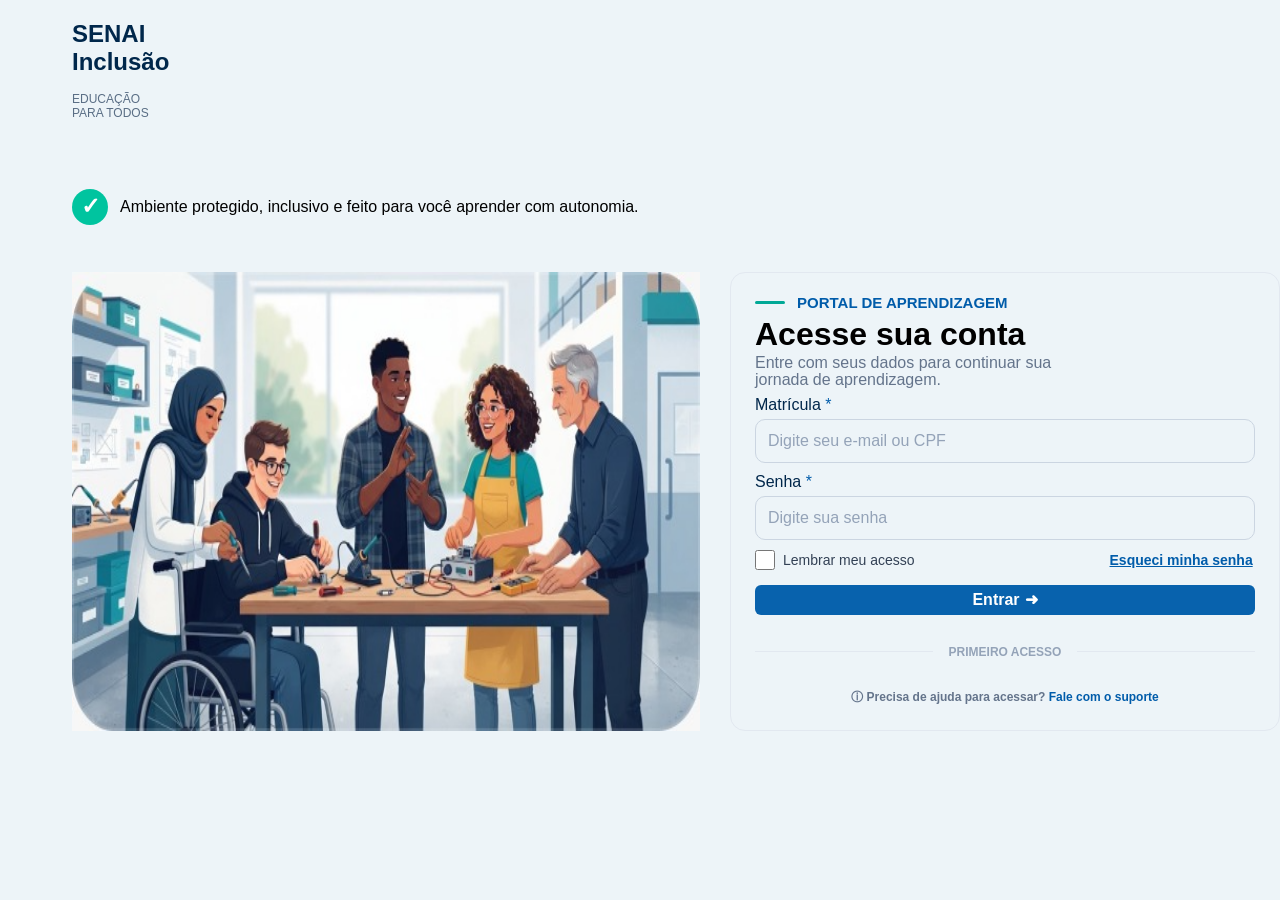
<file: index.html>
<!DOCTYPE html>
<html lang="pt-BR">
<head>
    <meta charset="UTF-8">
    <meta name="viewport" content="width=device-width, initial-scale=1.0">
    <title>SENAI INCLUSÃO - Tela Login</title>

    <link rel="stylesheet" href="index.css">


</head>
<body>
    <!--Inicio da tela-->
<div class="botao-lado">
    <div class="marca">
    <h2 class="inico">SENAI Inclusão</h2>

    <p style="color: #5A6E85;" class="einico">EDUCAÇÃO PARA TODOS</p>
    </div>


<button class="contraste">⊖ contraste</button>


<div class="tamanho-fonte">
    <button class="paint">A-</button> 
    <span class="paint">/</span>
    <button style="color: #005CAA;" class="paint">A+</button>
</div>

</div>


<!--textos abaixo da imagem-->

<div class="descricao">
    <div class="icone-confirmacao">✓</div>

    <p>Ambiente protegido, inclusivo e feito para você aprender com autonomia.</p>
</div>

<div class="login-inicio">
<!--imagem colocada-->
<img class="imagem-principal" src="imagem trabalho.png" alt="imagem da tela de login">

    <form>

<div class="login">

    <div class="portal-aprednizagem">
<div class="identificacao">
    <span class="linha"></span>
    <span style="color: #005CAA;" class="descricao-login">PORTAL DE APRENDIZAGEM</span>
</div>


<H1>Acesse sua conta</H1>
</div>

<div class="descricao-juntos">
<p>Entre com seus dados para continuar sua</p> 
<p>jornada de aprendizagem.</p>
</div>

<div>   
<label style="color: #00274B;" for="matricula">Matrícula <span class="asteristico">*</span></label>
        <div class="campo">
        <span></span>
    <input type="text"
    placeholder="Digite seu e-mail ou CPF"
    id="matricula">

    <br>
    

     <label style="color: #00274B;" for="senha">Senha <span class="asteristico">*</span></label>
        <div class="campo">
            <span></span>
    <input type="text"
    placeholder="Digite sua senha"
    id="senha">
     <span></span>

    <br>

    <div class="opcoes">

    <label class="lembrar">
        <input type="checkbox">
        Lembrar meu acesso
    </label>

    <a class="esqueci">Esqueci minha senha</a>

</div>



    <a href="telacadastro.html" class="entrar">
    Entrar <span>➜</span>
    </a>


<div class="divisor">
    <span></span>
<p>PRIMEIRO ACESSO</p>
    <span></span>
</div>

<center>
<p class="suporte">
        ⓘ Precisa de ajuda para acessar?
        <a class="clique" href="">Fale com o suporte</a>
    </p>
</center>

    </form>

</div>
    </div>



</body>
</html>
</file>
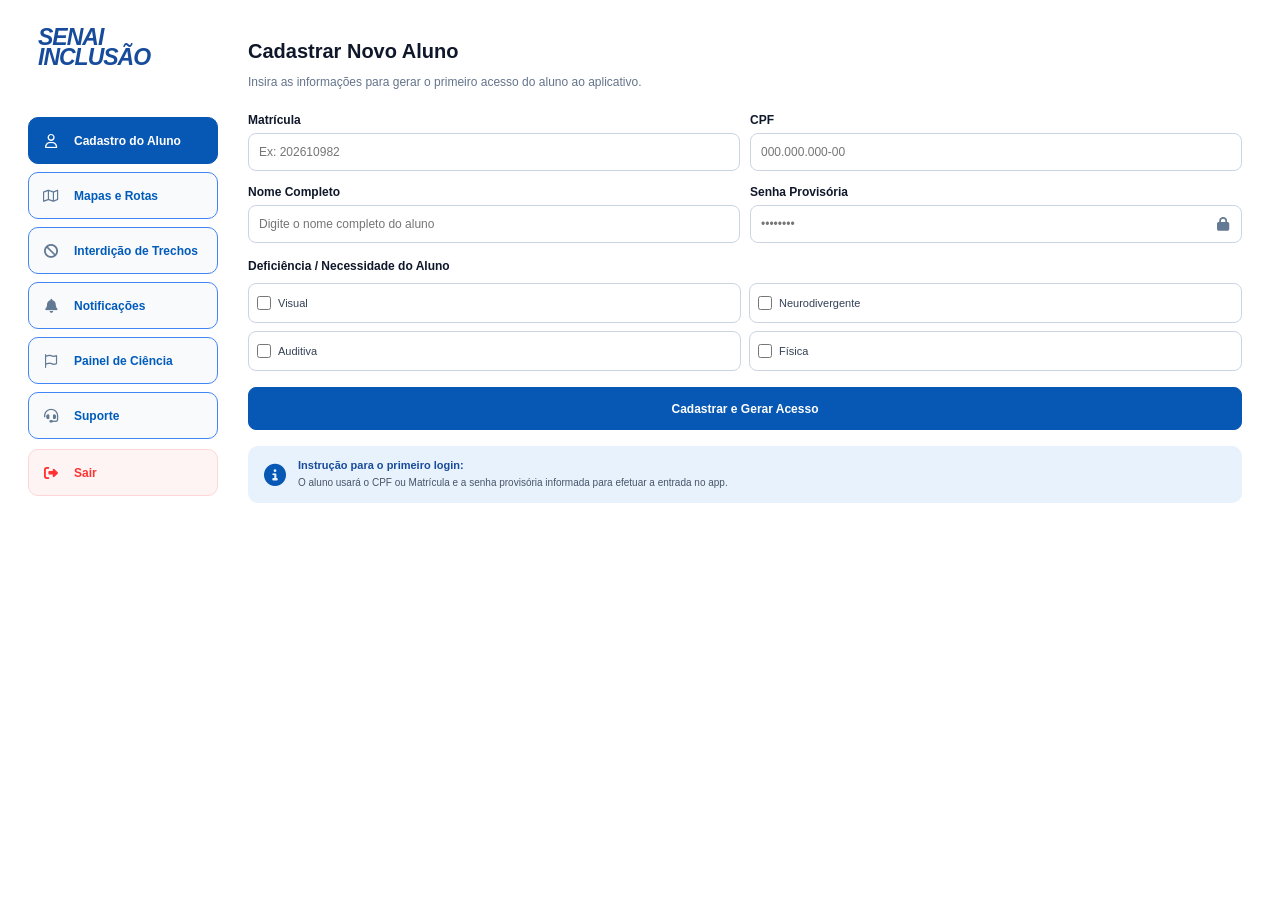
<file: telacadastro.html>
<!DOCTYPE html>
<html lang="pt-BR">
<head>
    <meta charset="UTF-8">
    <meta name="viewport" content="width=device-width, initial-scale=1.0">

    <title>SENAI INCLUSÃO - Tela Cadastro</title>

    <link rel="stylesheet" href="https://cdnjs.cloudflare.com/ajax/libs/font-awesome/6.4.0/css/all.min.css">

    <link rel="stylesheet" href="telacadastro.css">



<body>

    <div class="pagina">

        <!-- MENU À ESQUERDA -->
        <aside class="barra-lateral">

            <!-- LOGO DO SITE -->
            <div class="logo">
                <span>SENAI</span>
                <span>INCLUSÃO</span>
            </div>

            <nav class="etapas">
            <!-- PARTE DAS OPÇÕES DE MENU -->
                <a href="#" class="opcao-menu ativo">
                    <i class="fa-regular fa-user"></i>
                    <span>Cadastro do Aluno</span>
                </a>

                <a href="#" class="opcao-menu">
                    <i class="fa-regular fa-map"></i>
                    <span>Mapas e Rotas</span>
                </a>

                <a href="#" class="opcao-menu">
                    <i class="fa-solid fa-ban"></i>
                    <span>Interdição de Trechos</span>
                </a>

                <a href="#" class="opcao-menu">
                    <i class="fa-solid fa-bell"></i>
                    <span>Notificações</span>
                </a>

                <a href="telaciencia.html" class="opcao-menu">
                    <i class="fa-regular fa-flag"></i>
                    <span>Painel de Ciência</span>
                </a>

                <a href="#" class="opcao-menu">
                    <i class="fa-solid fa-headset"></i>
                    <span>Suporte</span>
                </a>

                <a href="index.html" class="opcao-menu sair">
                    <i class="fa-solid fa-right-from-bracket"></i>
                    <span>Sair</span>
                </a>

            </nav>

        </aside>


        <!-- TITULO ANTES DAS CREDENCIAIS-->
        <main class="conteudo-principal">

            <div class="frase-inicio">
                <h2>Cadastrar Novo Aluno</h2>

                <p class="instrucao">
                    Insira as informações para gerar o primeiro acesso
                    do aluno ao aplicativo.
                </p>
            </div>


            <!-- CAMPO DO CADASTRO -->
            <form class="credencial">

                <div class="campos-formulario">

                    <div class="campo">
                        <label for="matricula">Matrícula</label>
                        <input
                            class="insira"
                            id="matricula"
                            name="matricula"
                            type="text"
                            placeholder="Ex: 202610982"
                            required>
                    </div>

                    <div class="campo">
                        <label for="cpf">CPF</label>
                        <input
                            class="insira"
                            id="cpf"
                            name="cpf"
                            type="text"
                            placeholder="000.000.000-00"
                            required>
                    </div>

                    <div class="campo largura-total">
                        <label for="nome">Nome Completo</label>
                        <input
                            class="insira"
                            id="nome"
                            name="nome"
                            type="text"
                            placeholder="Digite o nome completo do aluno"
                            required>
                    </div>
                    <div class="campo">
                        <label for="senha">Senha Provisória</label>

                        <div class="campo-com-icone">
                            <input
                                class="insira"
                                id="senha"
                                name="senha"
                                type="password"
                                placeholder="••••••••"
                                required>

                            <i class="fa-solid fa-lock"
                               aria-hidden="true"></i>
                        </div>
                    </div>
                </div>


                <!-- NECESSIDADES DO ALUNO -->
                <fieldset class="grupo-deficiencias">

                    <legend>
                        Deficiência / Necessidade do Aluno
                    </legend>

                    <div class="opcoes-deficiencias">

                        <label class="opcao-checkbox">
                            <input type="checkbox"
                                   name="necessidades"
                                   value="visual">
                            <span>Visual</span>
                        </label>

                        <label class="opcao-checkbox">
                            <input type="checkbox"
                                   name="necessidades"
                                   value="neurodivergente">
                            <span>Neurodivergente</span>
                        </label>

                        <label class="opcao-checkbox">
                            <input type="checkbox"
                                   name="necessidades"
                                   value="auditiva">
                            <span>Auditiva</span>
                        </label>

                        <label class="opcao-checkbox">
                            <input type="checkbox"
                                   name="necessidades"
                                   value="fisica">
                            <span>Física</span>
                        </label>

                    </div>

                </fieldset>


                <!-- BOTÃO DE CADASTRO -->
                <a class="entrar">
                    Cadastrar e Gerar Acesso
                </a>


                <!-- AVISO DE PRIMEIRO LOGIN -->
                <div class="aviso-instrucao">

                    <i class="fa-solid fa-circle-info icone-informacao"
                       aria-hidden="true"></i>

                    <div class="texto-aviso">

                        <strong>
                            Instrução para o primeiro login:
                        </strong>

                        <p>
                            O aluno usará o CPF ou Matrícula e a senha
                            provisória informada para efetuar a entrada no app.
                        </p>

                    </div>

                </div>

            </form>

        </main>

    </div>

</body>
</html>
</file>
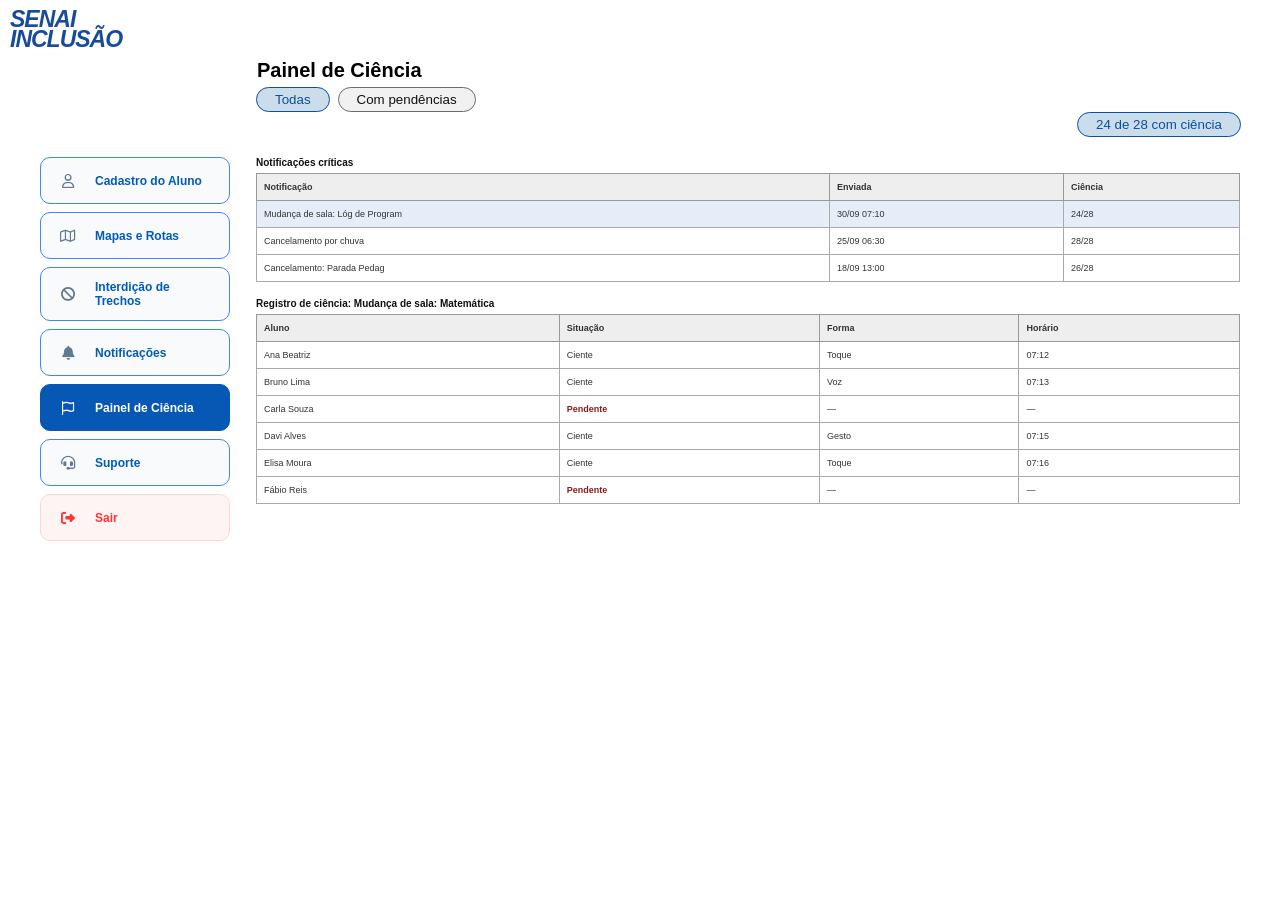
<file: telaciencia.html>
<!DOCTYPE html>
<html lang="pt-BR">
<head>
    <meta charset="UTF-8">
    <meta name="viewport" content="width=device-width, initial-scale=1.0">
    <title>SENAI INCLUSÃO - Painel Ciencia</title>

    <link rel="stylesheet" href="https://cdnjs.cloudflare.com/ajax/libs/font-awesome/6.4.0/css/all.min.css">

    <!--Rederecionamento css-->
     <link rel="stylesheet" href="telaciencia.css">


     
</head>
<body>

    <div class="logo">
        <span>SENAI</span>
        <span>INCLUSÃO</span>
    </div>

    <div class="frase-inicio">
        <h2>Painel de Ciência</h2>
    </div>

    <div class="acecibilidade">
        <button style="background-color: #cbddeb; border: 1px solid #0B4F9E; color: #0B4F9E;" class="contraste">Todas</button>
        <button style="background-color: #F1F1F1; border: 1px solid #6B6B6B; color: #111111;" class="contraste"> Com pendências</button>
    </div>

  
    <div class="acecibilidade2">
    <button style="background-color: #cbddeb; border: 1px solid #0B4F9E; color: #0B4F9E;" class="contraste">24 de 28 com ciência</button>
    </div>
    




<div class="lado">

    <!-- MENU DA ESQUERDA -->
    <div class="etapas">

        <a href="telacadastro.html" class="opcao-menu">
            <i class="fa-regular fa-user"></i>
            <span>Cadastro do Aluno</span>
        </a>

        <a href="#" class="opcao-menu">
            <i class="fa-regular fa-map"></i>
            <span>Mapas e Rotas</span>
        </a>

        <a href="#" class="opcao-menu">
            <i class="fa-solid fa-ban"></i>
            <span>Interdição de Trechos</span>
        </a>

        <a href="#" class="opcao-menu">
            <i class="fa-solid fa-bell"></i>
            <span>Notificações</span>
        </a>

        <a href="#" class="opcao-menu ativo">
            <i class="fa-regular fa-flag"></i>
            <span>Painel de Ciência</span>
        </a>

        <a href="#" class="opcao-menu">
            <i class="fa-solid fa-headset"></i>
            <span>Suporte</span>
        </a>

        <a href="index.html" class="opcao-menu sair">
            <i class="fa-solid fa-right-from-bracket"></i>
            <span>Sair</span>
        </a>

    </div>


    <!-- ÁREA DA DIREITA DAS DUAS TABELAS -->
    <div class="area-tabelas">
        
        <!-- PRIMEIRA TABELA -->
        <div class="bloco-tabela">

            <p class="titulo-tabela">
                Notificações críticas
            </p>

            <table class="tabela-painel tabela-notificacoes">

                <thead>
                    <tr>
                        <th>Notificação</th>
                        <th>Enviada</th>
                        <th>Ciência</th>
                    </tr>
                </thead>

                <tbody>
                    <tr class="linha-destaque">
                        <td>Mudança de sala: Lóg de Program</td>
                        <td>30/09 07:10</td>
                        <td>24/28</td>
                    </tr>

                    <tr>
                        <td>Cancelamento por chuva</td>
                        <td>25/09 06:30</td>
                        <td>28/28</td>
                    </tr>

                    <tr>
                        <td>Cancelamento: Parada Pedag</td>
                        <td>18/09 13:00</td>
                        <td>26/28</td>
                    </tr>
                </tbody>

            </table>
            

        </div>


        <!-- SEGUNDA TABELA -->
        <div class="bloco-tabela">

            <p class="titulo-tabela">
                Registro de ciência: Mudança de sala: Matemática
            </p>

            <table class="tabela-painel tabela-ciencia">

                <thead>
                    <tr>
                        <th>Aluno</th>
                        <th>Situação</th>
                        <th>Forma</th>
                        <th>Horário</th>
                    </tr>
                </thead>

                <tbody>
                    <tr>
                        <td>Ana Beatriz</td>
                        <td>Ciente</td>
                        <td>Toque</td>
                        <td>07:12</td>
                    </tr>

                    <tr>
                        <td>Bruno Lima</td>
                        <td>Ciente</td>
                        <td>Voz</td>
                        <td>07:13</td>
                    </tr>

                    <tr>
                        <td>Carla Souza</td>
                        <td class="pendente">Pendente</td>
                        <td>—</td>
                        <td>—</td>
                    </tr>

                    <tr>
                        <td>Davi Alves</td>
                        <td>Ciente</td>
                        <td>Gesto</td>
                        <td>07:15</td>
                    </tr>

                    <tr>
                        <td>Elisa Moura</td>
                        <td>Ciente</td>
                        <td>Toque</td>
                        <td>07:16</td>
                    </tr>

                    <tr>
                        <td>Fábio Reis</td>
                        <td class="pendente">Pendente</td>
                        <td>—</td>
                        <td>—</td>
                    </tr>
                </tbody>

            </table>

        </div>

    </div>

</div>

  


</body>
</html>
</file>
<file: index.css>
* {
    box-sizing: border-box;
}

html {
    width: 100%;
    min-height: 100%;
}

body {
    font-family: Arial, sans-serif;

    width: 100%;
    min-height: 100vh;
    min-height: 100dvh;
    contain: auto;

    margin: 0;
    padding: 0;

    background-color: #edf4f8;
}

.inico{
 margin-left: 72px;
 color: #00274B;
}

.einico{
    margin-top: -4px;
    margin-left: 72px;
    font-size: 12px;
    
}

.botao-lado{
    display: flex;
    align-items: center;
    width: 100%;
    box-sizing: border-box;
    gap: 8px
    
    
}

.marca{
    padding: 0 1400px 0 0;
}

.contraste,
.tamanho-fonte {
    display: flex;
    justify-content: center;
    align-items: center;

    background-color: white;
    border: 1px solid #cbddeb;
    border-radius: 20px;
    padding: 12px 12px;
}
/*mudando a cor do constraste apenas*/
.contraste{
    color: #00274B;
    cursor: pointer;
}
/*mudando o tamanho*/
.tamanho-fonte {
    gap: 8px;
}

.paint{
    background: none;
    border: none;
    cursor: pointer;
    color: #64748B;
    font-weight: bold;
}

/*Ajustar para ficar alinhado ao "emoji"*/
.descricao{
    display: flex;
    align-items: center;
    gap: 12px;
    padding: 50px 0 40px 0;


}

/*Imagem em volta do icone de confirmação verde*/
.icone-confirmacao{
    width: 36px;
    height: 36px;
    min-width: 36px;
    border-radius: 50%;
    background-color: #00C49F;
    color: white;

    display: flex;
    align-items: center;
    justify-content: center;

    font-size: 23px;
    font-weight: bold;
    margin-left: 72px;
}

.alinhado{
    display: flex;
}

.imagem-principal{
    margin-left: 72px;
    width: 700px; 
    height: auto;
}

.login-inicio{
    display: flex;
    gap: 30px;
}

.login {
    width: 100%;
    max-width: 600px;

    padding: 24px;
    margin: 0 auto;

    border: 1px solid #E2E8F0;
    border-radius: 15px;
    box-sizing: border-box;
}


/*Linha ao lado verde*/
.linha {
    width: 28px;
    height: 4px;
    background-color: #00A896;
    border-radius: 5px;
}

.identificacao {
    display: flex;
    align-items: center;
    gap: 12px;
}

.linha {
    display: inline-block;
    width: 30px;
    height: 3px;
    background-color: #00A896;
    border-radius: 5px;
    flex-shrink: 0;
}

.descricao-login{
    font-size: 15px;
    font-weight: bold;
}

.portal-aprednizagem{
    line-height: 11px;

}


.descricao-juntos{
  line-height: 1px;
  color: #64748B;
  font-size: 16px;
}

input{
    width: 500px;
    padding: 12px;
    border: 1px solid #CBD5E1;
    border-radius: 10px;
    font-size: 16px;
    box-sizing: border-box;
    margin-top: 5px;
    margin-bottom: 10px;
    background-color: #edf4f8;
}

input:focus {
    border-color: #005CAA;
    outline: none;
    box-shadow: 0 0 0 2px #cbddeb;
}   

.asteristico{
    color: #005CAA;
}

::placeholder{
    color: #94A3B8;
}

/*Ajustar fonte da frase da checkbox*/
.lembrar {
    padding: 0 0 0 0;
    display: flex;
    align-items: center;
    gap: 8px;
    white-space: nowrap;
    font-size: 14px;
    color: #334155;
    cursor: pointer;
}

/*Ajustar proporção do checkbox*/
.lembrar input {
    width: 20px;
    height: 20px;
    margin: 0;
    accent-color: #005CAA;
    cursor: pointer;
}

/*ajustar cor e posição do "esqueci minha senha"*/
.esqueci {
    padding: 2px 0px 0 195px ;
    font-size: 14px;
    font-weight: bold;
    color: #005CAA;
    white-space: nowrap;
    text-decoration: underline;
}

.opcoes{
    padding: 0 0 15px;
    display: flex;
}

/*Ajustando button*/
.entrar {
    height: 30px;
    box-sizing: border-box;

    display: flex;
    align-items: center;
    justify-content: center;
    gap: 5px;

    background-color: #0862ad;
    color: white;

    border: none;
    border-radius: 6px;
    
    font-weight: bold;
    text-decoration: none;

    cursor: pointer;
}

/*ajustando o local do divisor*/
.divisor {
    display: flex;
    align-items: center;
    gap: 16px;
    margin: 30px 0;
}

/*criando divisor ao lado*/
.divisor span {
    flex: 1;
    height: 1px;
    background-color: #E2E8F0;
}

/*mudando formatação dentro da divisão*/
.divisor p {
    margin: 0;
    color: #94A3B8;
    font-size: 12px;
    font-weight: bold;
    white-space: nowrap;
}

/*ajustando alinhamento do suporte */
.suporte{
    margin: 0;
    color: #64748B;
    font-size: 12px;
    font-weight: bold;
    white-space: nowrap;
}

/*tirando o sublinhamento e colocando uma nova cor */
.clique{
    text-decoration: none;
    color: #005CAA;
}

a{
 text-decoration: none;
 color:white
}
</file>
<file: telacadastro.css>
* {
            box-sizing: border-box;
        }

        body {
            font-family: Arial, sans-serif;
            width: 100%;
            min-height: 100vh;
            margin: 0;
            padding: 12px;
            color: #0F172A;
        }

        /* Área principal da página */
        .pagina {
            display: grid;
            grid-template-columns: 190px minmax(0, 1fr);
            gap: 20px;

            width: 100%;
            max-width: 1400px;
            min-height: calc(100vh - 24px);

            margin: 0 auto;
            padding: 16px;
            background-color: #FFFFFF;
        }

        /* MENU LATERAL */
        .barra-lateral {
            display: flex;
            flex-direction: column;
            min-width: 0;
        }

        /* Logo SENAI */
        .logo {
            display: flex;
            flex-direction: column;

            width: fit-content;
            margin: 0 0 50px 10px;

            color: #174b9b;
            font-size: 23px;
            font-weight: 900;
            font-style: italic;
            line-height: 0.85;
            letter-spacing: -1px;
        }

        /* Opções do menu */
        .etapas {
            display: flex;
            flex-direction: column;
            gap: 8px;
            width: 100%;
        }

        .opcao-menu {
            display: flex;
            align-items: center;
            gap: 14px;

            width: 100%;
            min-height: 47px;
            padding: 12px 13px;

            background-color: #f8fafc;
            border: 1px solid #4285f4;
            border-radius: 10px;

            color: #005bbb;
            font-size: 12px;
            font-weight: bold;
            text-decoration: none;

        }

        .opcao-menu i {
            width: 18px;
            min-width: 18px;
            text-align: center;
            font-size: 14px;
            color: #627994;
        }

        /* Menu selecionado */
        .opcao-menu.ativo {
            background-color: #0757b5;
            color: white;
            border-color: #0757b5;
        }

        .opcao-menu.ativo i {
            color: white;
        }

       

        /* Botão sair */
        .opcao-menu.sair {
            margin-top: 2px;
            color: #ff3333;
            background-color: #fff4f4;
            border-color: #ffd5d5;
        }

        .opcao-menu.sair i {
            color: #ff3333;
        }

        /* conteúdo à direita */
        .conteudo-principal {
            padding: 12px 10px 20px;
        }
        /* conteudo não ficar perto do cadastro */
        .frase-inicio {
            margin-bottom: 22px;
        }

        .frase-inicio h2 {
            margin: 0 0 10px;
            color: #0F172A;
            font-size: 20px;
        }

        /* Nome abaixo de cadastrar aluno */
        .instrucao {
            margin: 0;
            color: #64748B;
            font-size: 12px;
            line-height: 1.5;
        }

        /* campo para afastar o botão das checkbox */
        .credencial {
            display: flex;
            flex-direction: column;
            gap: 16px;
            width: 100%;
            min-width: 0;
        }

        /* Matrícula e CPF lado a lado */
        .campos-formulario {
            display: grid;
            grid-template-columns: repeat(2, minmax(0, 1fr));
            gap: 14px 10px;
            width: 100%;
        }

        .campo {
            display: flex;
            flex-direction: column;
            gap: 6px;
            min-width: 0;
        }

        .campo.largura-total {
            grid-column: 1 / -1;
        }

        .campo label {
            color: #0F172A;
            font-size: 12px;
            font-weight: bold;
        }

        .insira {
            width: 100%;
            height: 38px;
            padding: 9px 10px;

            border: 1px solid #CBD5E1;
            border-radius: 8px;
            background-color: #FFFFFF;

            color: #334155;
            font-family: Arial, sans-serif;
            font-size: 12px;
            outline: none;
        }

        /* Senha com cadeado */
        .campo-com-icone {
            position: relative;
            width: 100%;
        }

        .campo-com-icone .insira {
            padding-right: 38px;
        }

        .campo-com-icone i {
            position: absolute;
            right: 13px;
            top: 50%;
            transform: translateY(-50%);
            color: #647994;
            font-size: 14px;
        }

        /* OPÇÕES DE DEFICIÊNCIA */
        .grupo-deficiencias {
            border: none;
            margin: 0;
            padding: 0;
            min-width: 0;
        }

        .grupo-deficiencias legend {
            margin-bottom: 10px;
            padding: 0;

            color: #0F172A;
            font-size: 12px;
            font-weight: bold;
        }

        .opcoes-deficiencias {
            display: grid;
            grid-template-columns: repeat(4, minmax(0, 1fr));
            gap: 8px;
        }

        .opcao-checkbox {
            display: flex;
            align-items: center;
            gap: 7px;

            min-width: 0;
            min-height: 40px;
            padding: 8px;

            border: 1px solid #CBD5E1;
            border-radius: 8px;

            color: #334155;
            font-size: 11px;
            cursor: pointer;
        }

        .opcao-checkbox input {
            width: 14px;
            height: 14px;
            margin: 0;
            accent-color: #0056B3;
            flex-shrink: 0;
        }

        input:focus {
        border-color: #0B4F9E;
        outline: none;
        box-shadow: 0 0 0 2px #cbddeb;
        }

        /* BOTÃO CADASTRAR */
        .entrar {
            display: flex;
            align-items: center;
            justify-content: center;

            width: 100%;
            min-height: 43px;
            padding: 12px;

            background-color: #0757b5;
            border: 1px solid #0757b5;
            border-radius: 8px;

            color: #FFFFFF;
            font-size: 12px;
            font-weight: bold;
            text-decoration: none;
            text-align: center;

            cursor: pointer;
        }

        .entrar:hover {
            background-color: #064994;
        }

        /* AVISO SOBRE O PRIMEIRO LOGIN */
        .aviso-instrucao {
            display: flex;
            align-items: center;
            gap: 12px;

            width: 100%;
            padding: 13px 16px;

            background-color: #E8F2FC;
            border-radius: 10px;
            color: #174b9b;
        }

        .icone-informacao {
            color: #0757b5;
            font-size: 22px;
            flex-shrink: 0;
        }

        .texto-aviso {
            display: flex;
            flex-direction: column;
            gap: 4px;
        }

        .texto-aviso strong {
            font-size: 11px;
        }

        .texto-aviso p {
            margin: 0;
            color: #475569;
            font-size: 10px;
            line-height: 1.5;
        }

        /* RESPONSIVIDADE */
        @media (max-width: 760px) {
            .pagina {
                grid-template-columns: 1fr;
                gap: 20px;
                padding: 14px;
            }

            .barra-lateral {
                width: 100%;
            }

            .logo {
                margin: 0 0 20px 5px;
            }

            .etapas {
                display: grid;
                grid-template-columns: repeat(2, minmax(0, 1fr));
                gap: 8px;
            }

            .opcao-menu {
                gap: 8px;
                padding: 10px;
                font-size: 11px;
            }

            .conteudo-principal {
                padding: 0;
            }

            .frase-inicio h2 {
                font-size: 20px;
            }
            }

        
            .campo.largura-total {
                grid-column: auto;
            }

            .opcoes-deficiencias {
                grid-template-columns: repeat(2, minmax(0, 1fr));
            }

            .etapas {
                grid-template-columns: 1fr;
            }
</file>
<file: telaciencia.css>
body {
    font-family: Arial, sans-serif;
    background-color: #FFFFFF;

    width: 100%;
    min-height: 100vh;
    position: relative;
    padding: 40px 40px;
    box-sizing: border-box;

    margin: 0;
    padding: 0;
}

        /* Cabeçalho para ficar alinhado um ao lado do outro*/
    .cabecalho {
        display: flex;
        justify-content: space-between;
        align-items: left;

        padding: 20px 12px;
    }

    /* Logo */
    .logo {
        display: flex;
        flex-direction: column;

        color: #174b9b;
        font-size: 23px;
        font-weight: 900;
        font-style: italic;
        line-height: 0.85;
        letter-spacing: -1px;
        margin: 10px;
    }

    .frase-inicio{
    display: flex;
    flex-direction: column;
    align-items: flex-start;

    margin-left: 257px;
    width: calc(100% - 230px);
    box-sizing: border-box;
    }

    .frase-inicio h2 {
    margin: 0 0 5px;
    font-size: 20px;
}

    .acecibilidade{
    display: flex;
    justify-content: flex-start;
    align-items: center;
    flex-wrap: wrap;
    gap: 8px;

    width: calc(100% 230px);
    margin-left: 256px;
    padding: 0;
    box-sizing: border-box;
}

/*mudando as cores,alinhamento e o tamanho*/
.contraste,
.tamanho-fonte {
    display: flex;
    justify-content: center;
    align-items: center;

    background-color: white;
    border: 1px solid #cbddeb;
    border-radius: 20px;
    padding: 4px 18px;
    cursor: pointer;
}

.acecibilidade2{
    display: flex;
    justify-content: flex-end;
    align-items: center;

    width: calc(100% - 230px);
    margin-left: 191px;
    padding: 0;
    box-sizing: border-box;
    
}


/* Organiza as opções na vertical */
.etapas {
    display: flex;
    flex-direction: column;
    gap: 8px;
    margin: 10px;

    width: 190px;
}

/* Estilo de cada opção */
.opcao-menu {
    display: flex;
    align-items: center;
    gap: 18px;

    width: 100%;
    min-height: 47px;
    padding: 12px 18px;
    box-sizing: border-box;

    background-color: #f8fafc;
    border: 1px solid #4285f4;
    border-radius: 10px;

    color: #005bbb;
    font-size: 12px;
    font-weight: bold;
    text-decoration: none;

    transition: background-color 0.2s;
}

/* Padroniza o tamanho dos ícones */
.opcao-menu i {
    width: 18px;
    min-width: 18px;
    text-align: center;
    font-size: 14px;
    color: #627994;
}

/* Opção selecionada */
.opcao-menu.ativo {
    background-color: #0757b5;
    color: white;
    border-color: #0757b5;
}

.opcao-menu.ativo i {
    color: white;
}

/* Botão Sair */
.opcao-menu.sair {
    color: #ff3333;
    background-color: #fff4f4;
    border-color: #ffd5d5;
}

.opcao-menu.sair i {
    color: #ff3333;
}


/* Títulos acima das tabelas */
.titulo-tabela {
    font-size: 10px;
    font-weight: bold;
    color: #111111;
    margin: 18px 0 5px;
}

/* Estilo geral das tabelas */
.tabela-painel {
    width: 100%;
    border-collapse: collapse;
    table-layout: auto;

    font-family: Arial, sans-serif;
    font-size: 9px;
    color: #333333;

    background-color: #ffffff;
    border: 1px solid #999999;
}

/* Cabeçalho */
.tabela-painel thead th {
    background-color: #eeeeee;
    font-weight: bold;
    text-align: left;

    padding: 8px 1px;
    border: 1px solid #999999;
}

/* Células */
.tabela-painel tbody td {
    padding: 8px 7px;
    text-align: left;

    border: 1px solid #aaaaaa;
    font-weight: normal;
}

/* Primeira notificação destacada */
.tabela-notificacoes .linha-destaque {
    background-color: #e5edf8;
}

/* Situações pendentes */
.tabela-painel .pendente {
    color: #8a1c1c;
    font-weight: bold;
}

/* Espaço entre as duas tabelas */
.tabela-ciencia {
    margin-bottom: 20px;
}


/* MENU À ESQUERDA E TABELAS À DIREITA */
.lado {
    display: grid;
    grid-template-columns: 190px minmax(0, 1fr);
    align-items: start;
    gap: 26px;

    width: calc(100% - 80px);
    max-width: 1250px;

    margin: 20px auto;
    box-sizing: border-box;
}

/* Menu da esquerda */
.etapas {
    display: flex;
    flex-direction: column;
    gap: 8px;

    width: 100%;
    margin: 0;
    min-width: 0;
}

/* Área que recebe as DUAS tabelas */
.area-tabelas {
    width: 100%;
    min-width: 0;
}

/* Cada tabela ocupa sua própria linha */
.bloco-tabela {
    width: 100%;
    min-width: 0;
    margin-bottom: 16px;
}

/* Títulos */
.titulo-tabela {
    font-size: 10px;
    font-weight: bold;
    color: #111111;
    margin: 0 0 5px;
}


/* Cabeçalho */
.tabela-painel thead th {
    background-color: #eeeeee;
    font-weight: bold;
    text-align: left;

    padding: 8px 7px;
    border: 1px solid #999999;
}
</file>
